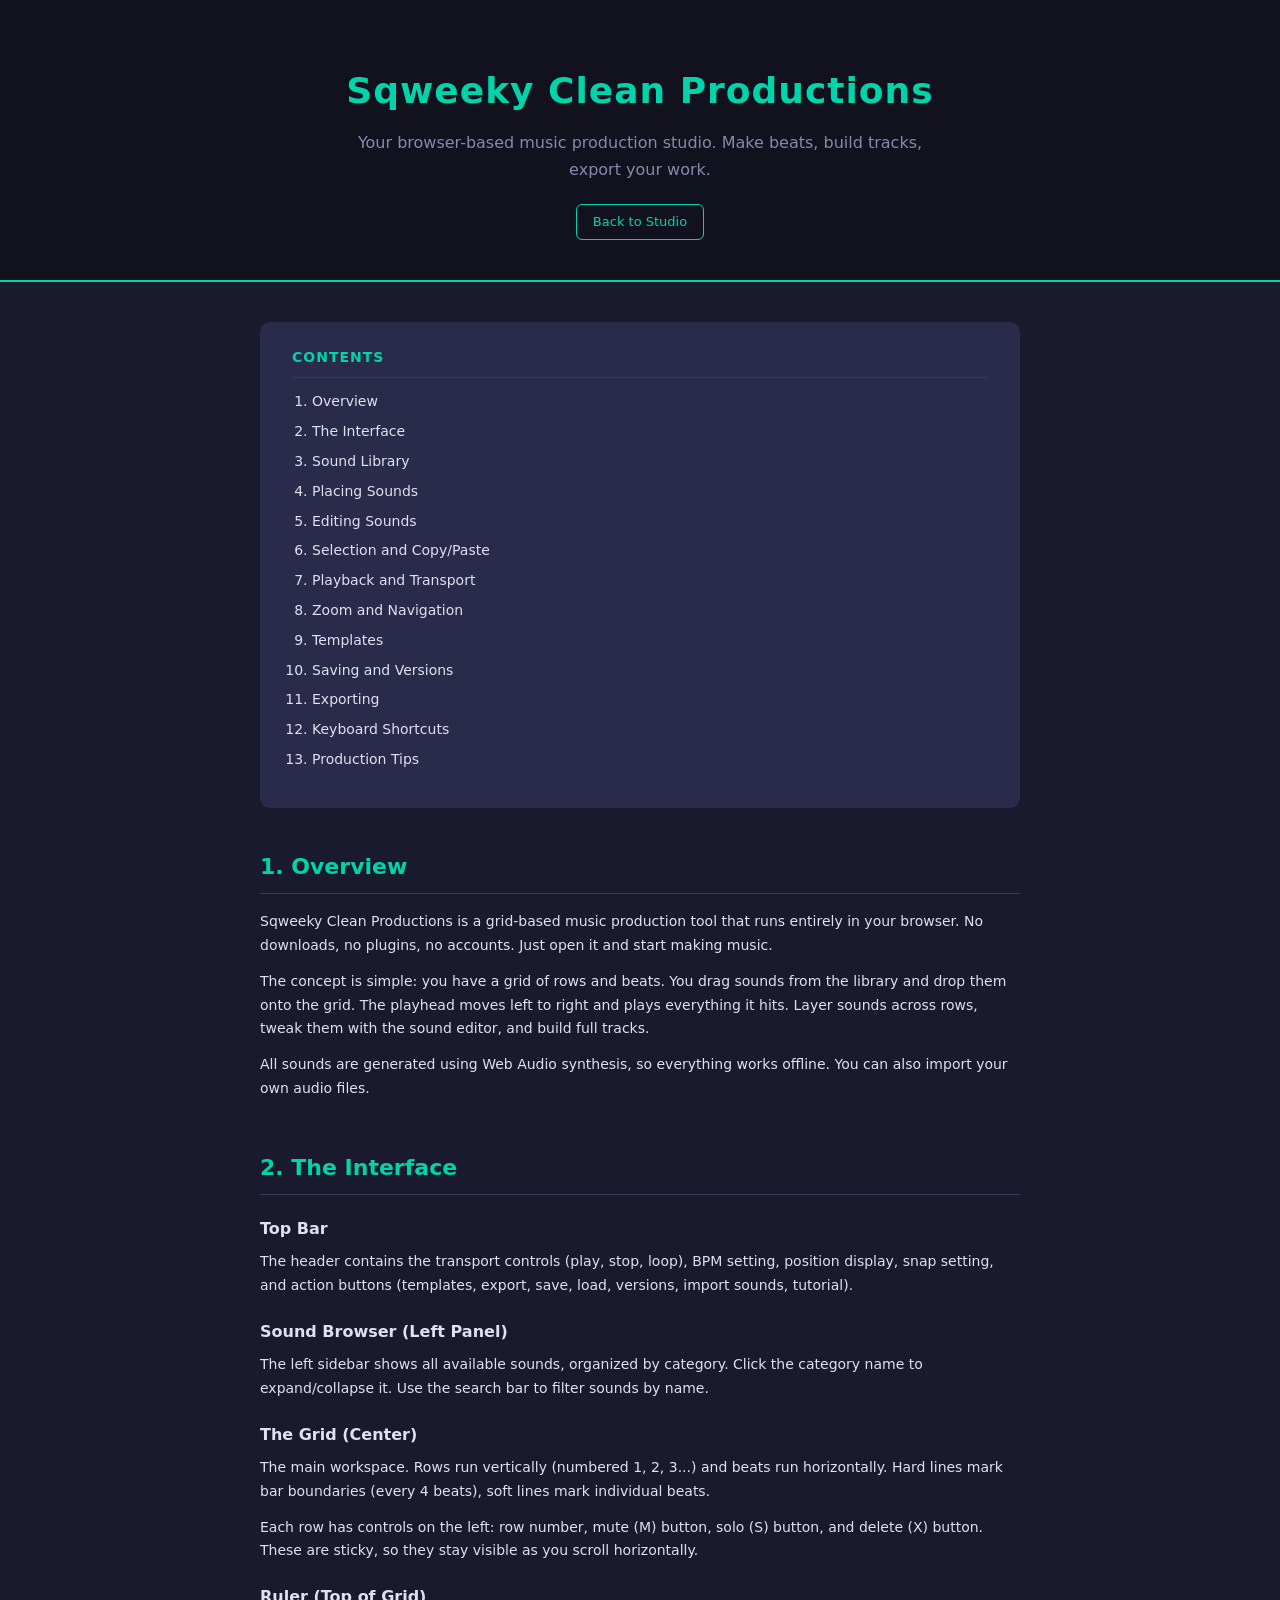
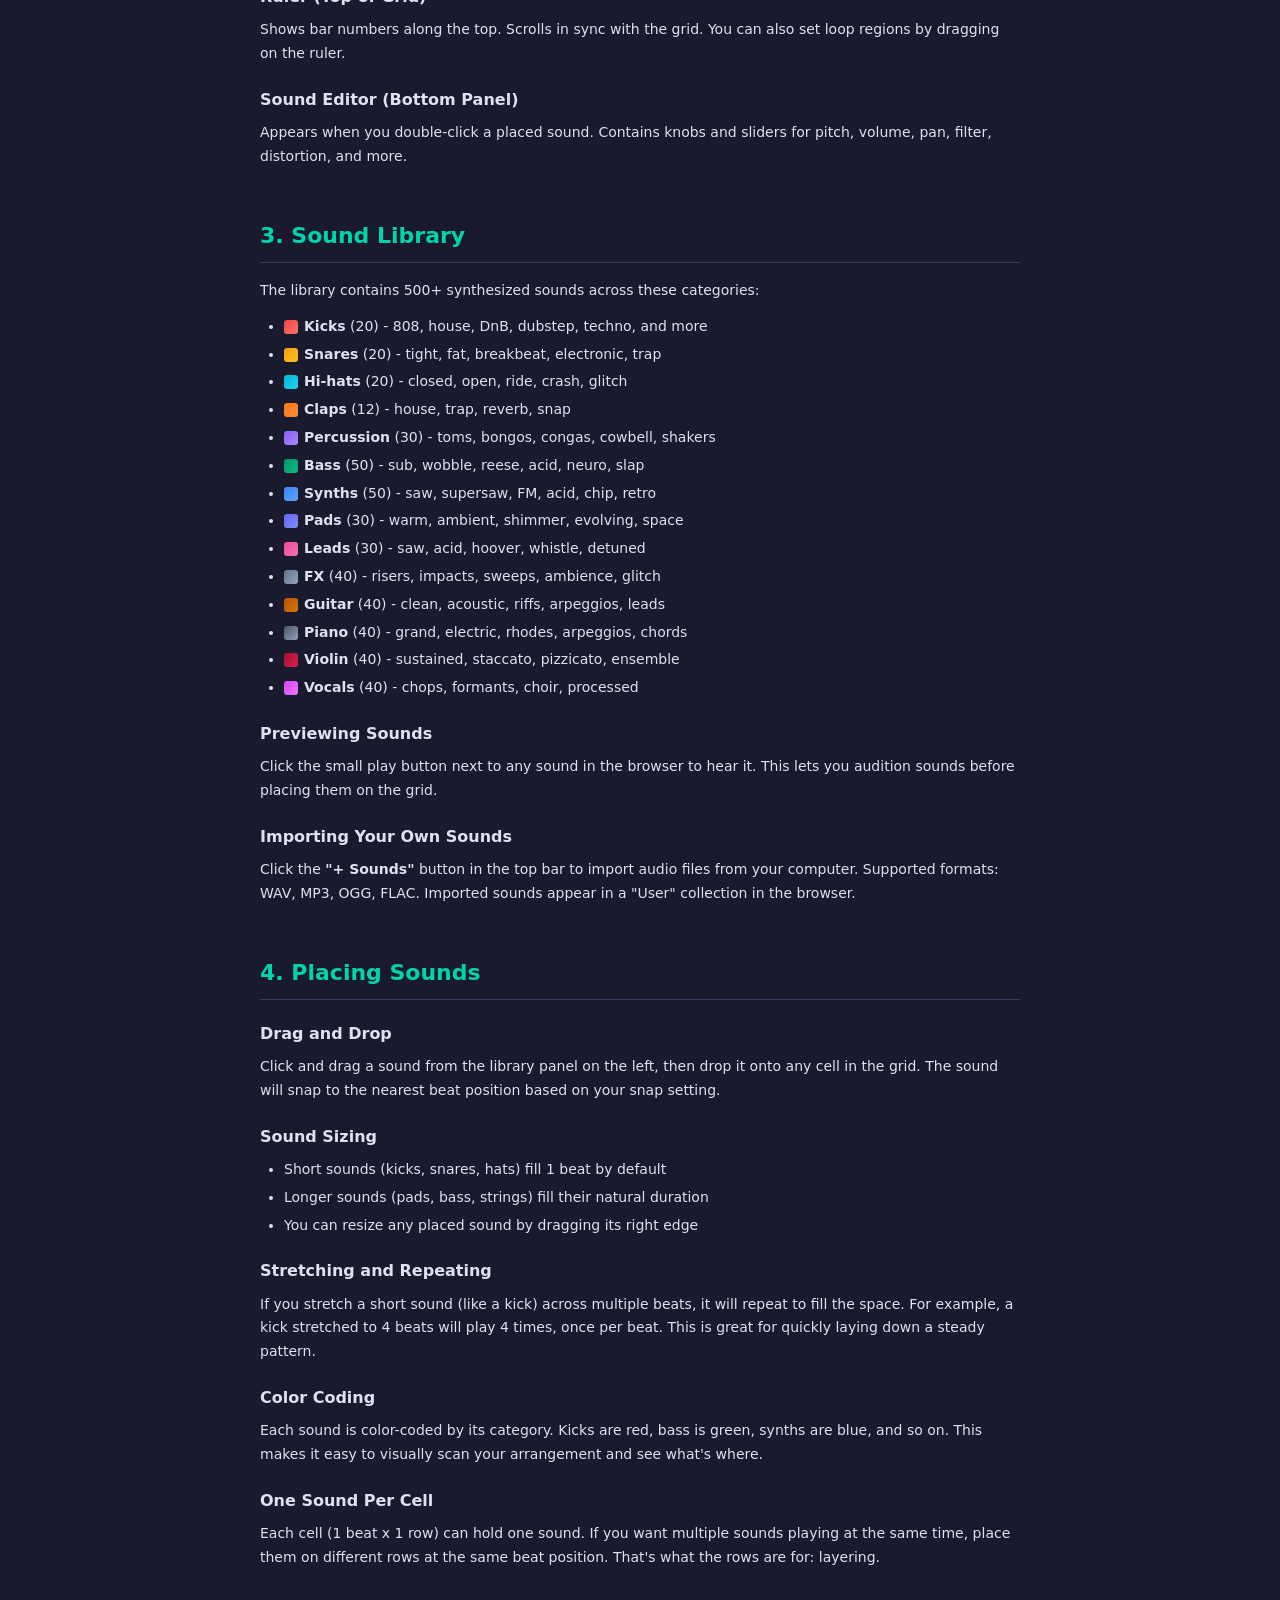
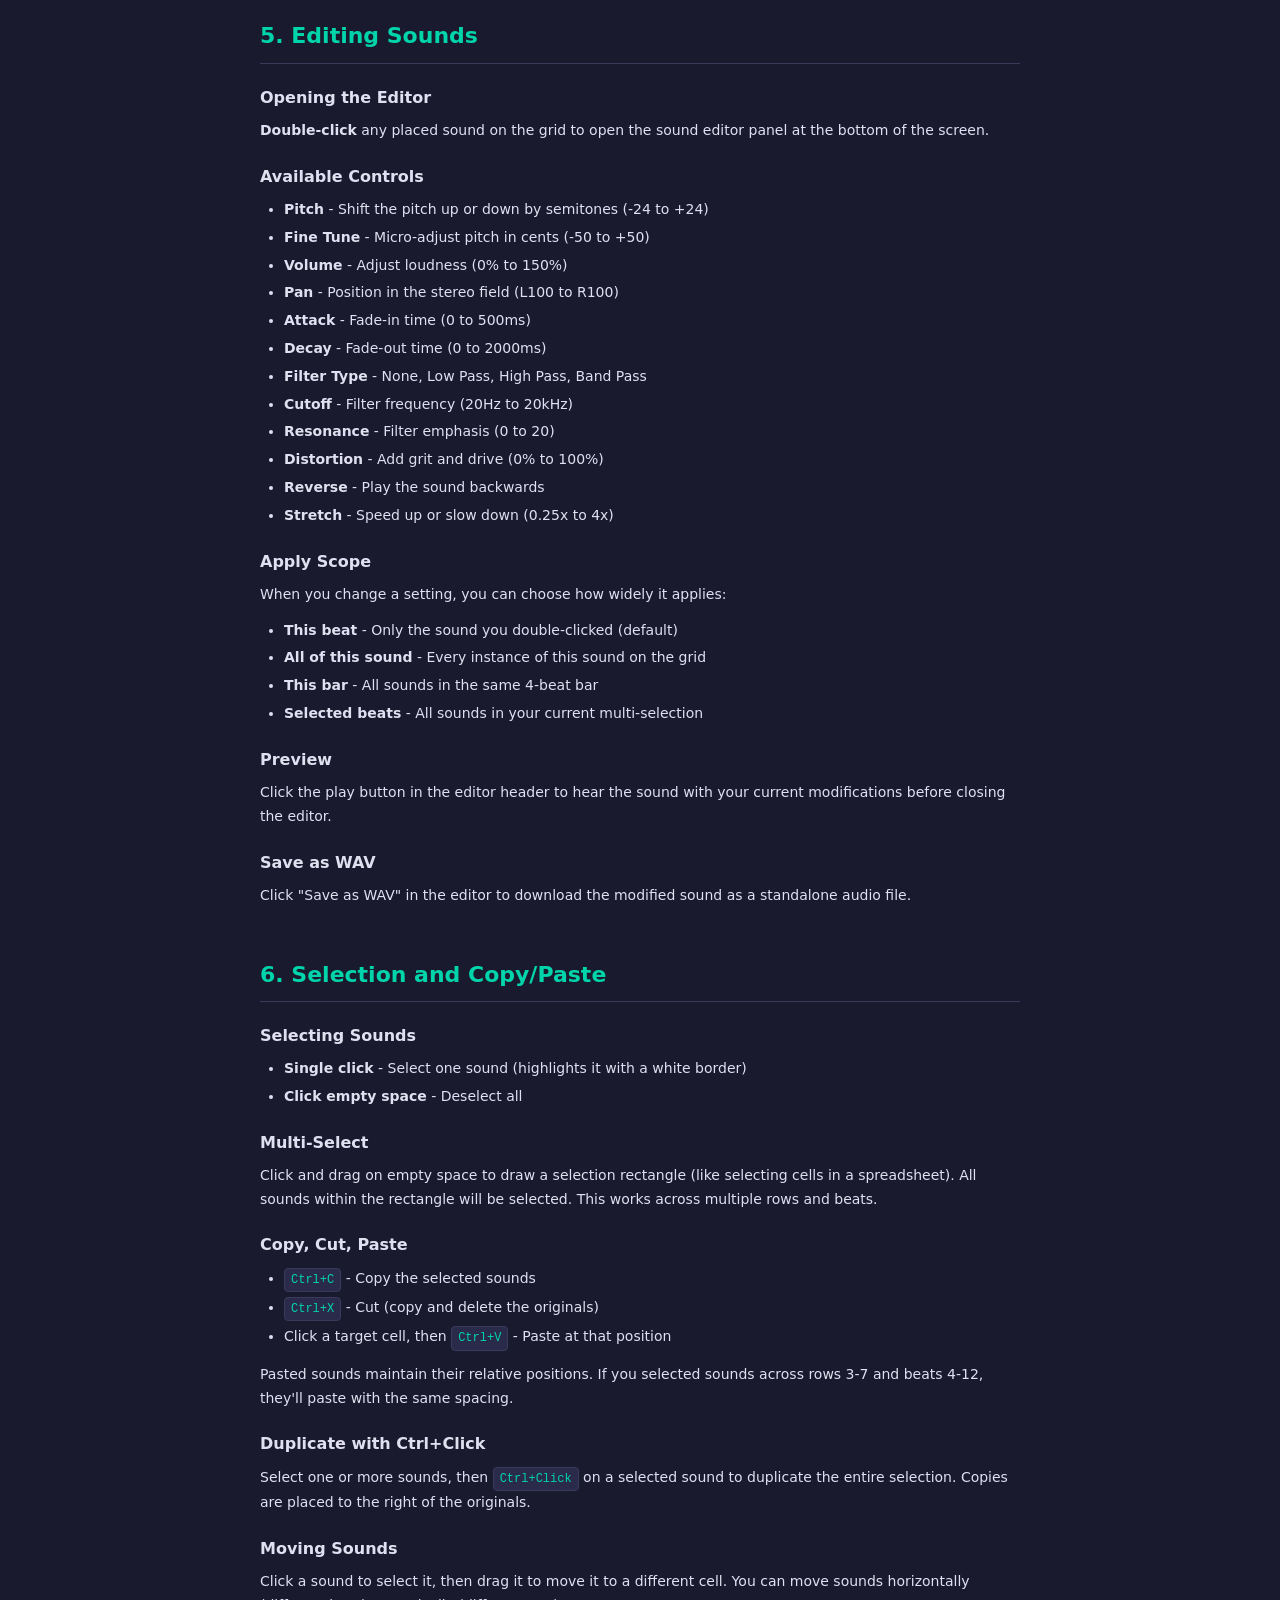
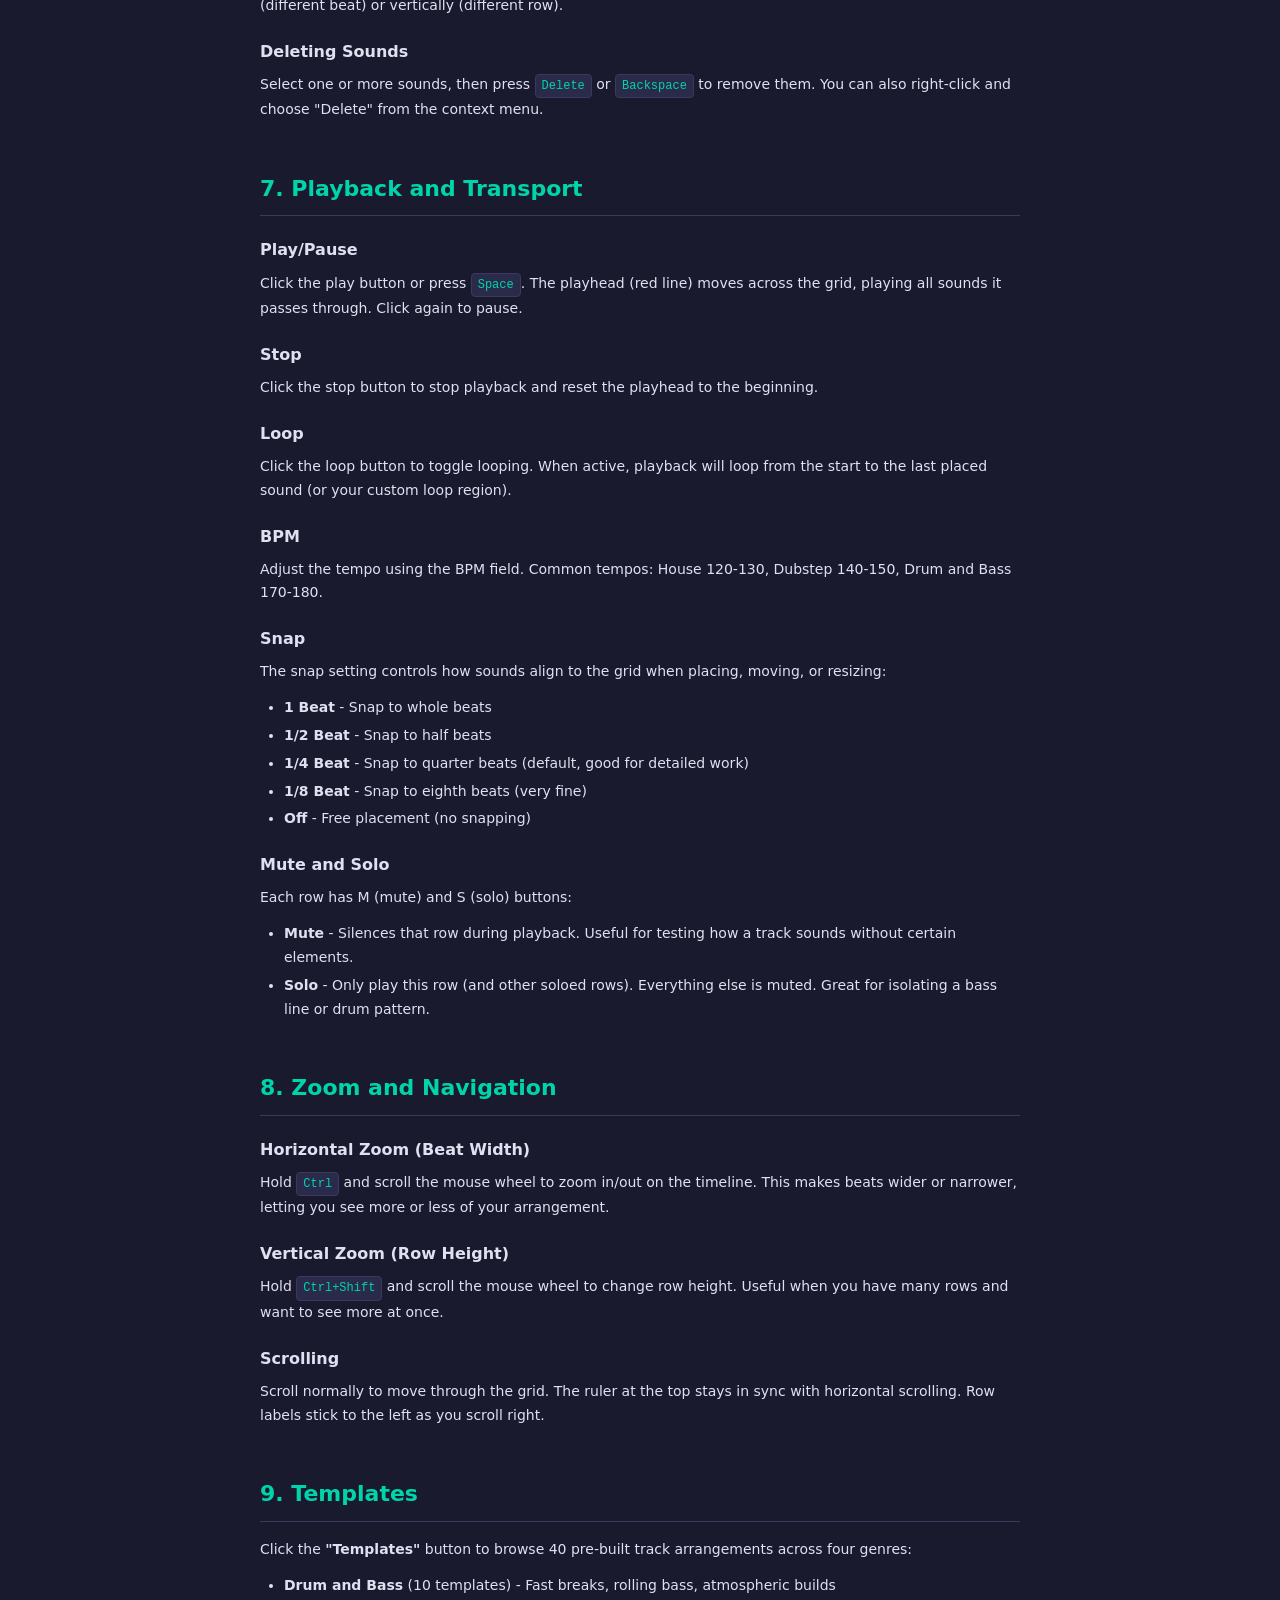
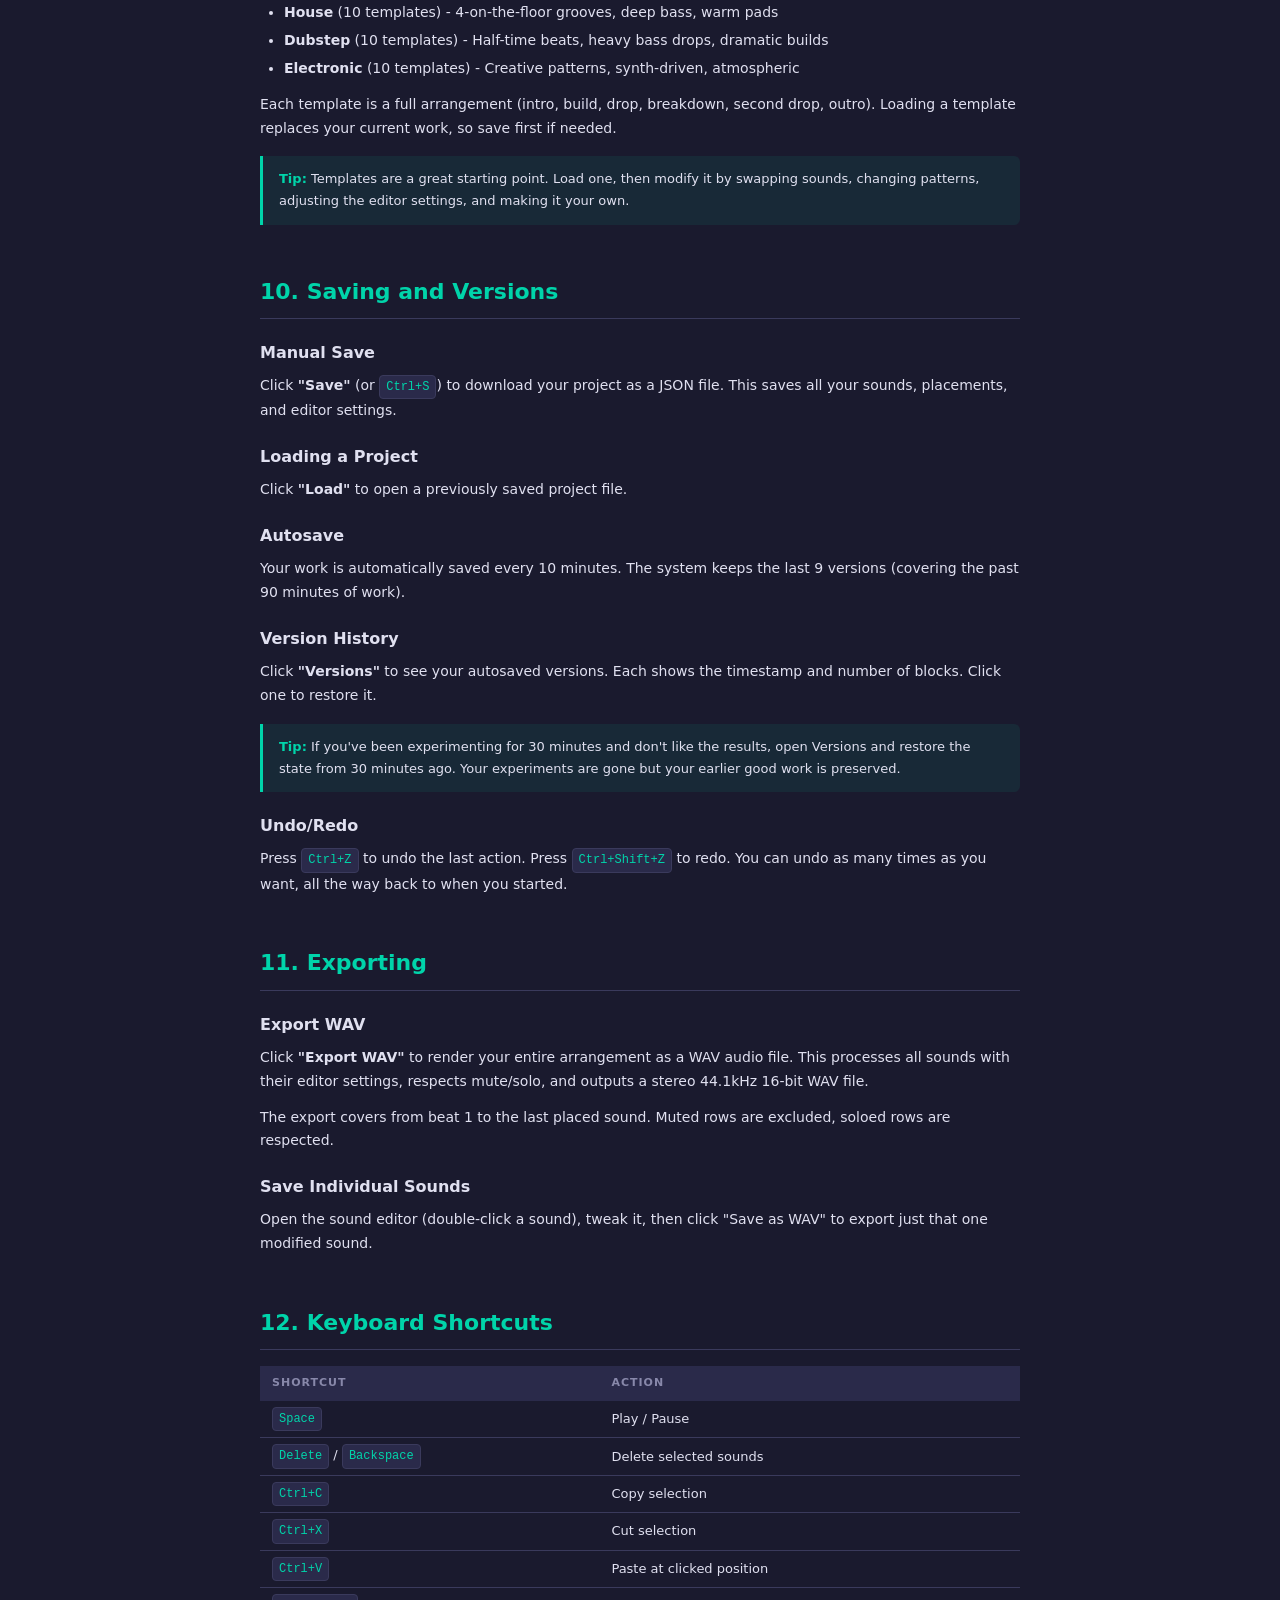
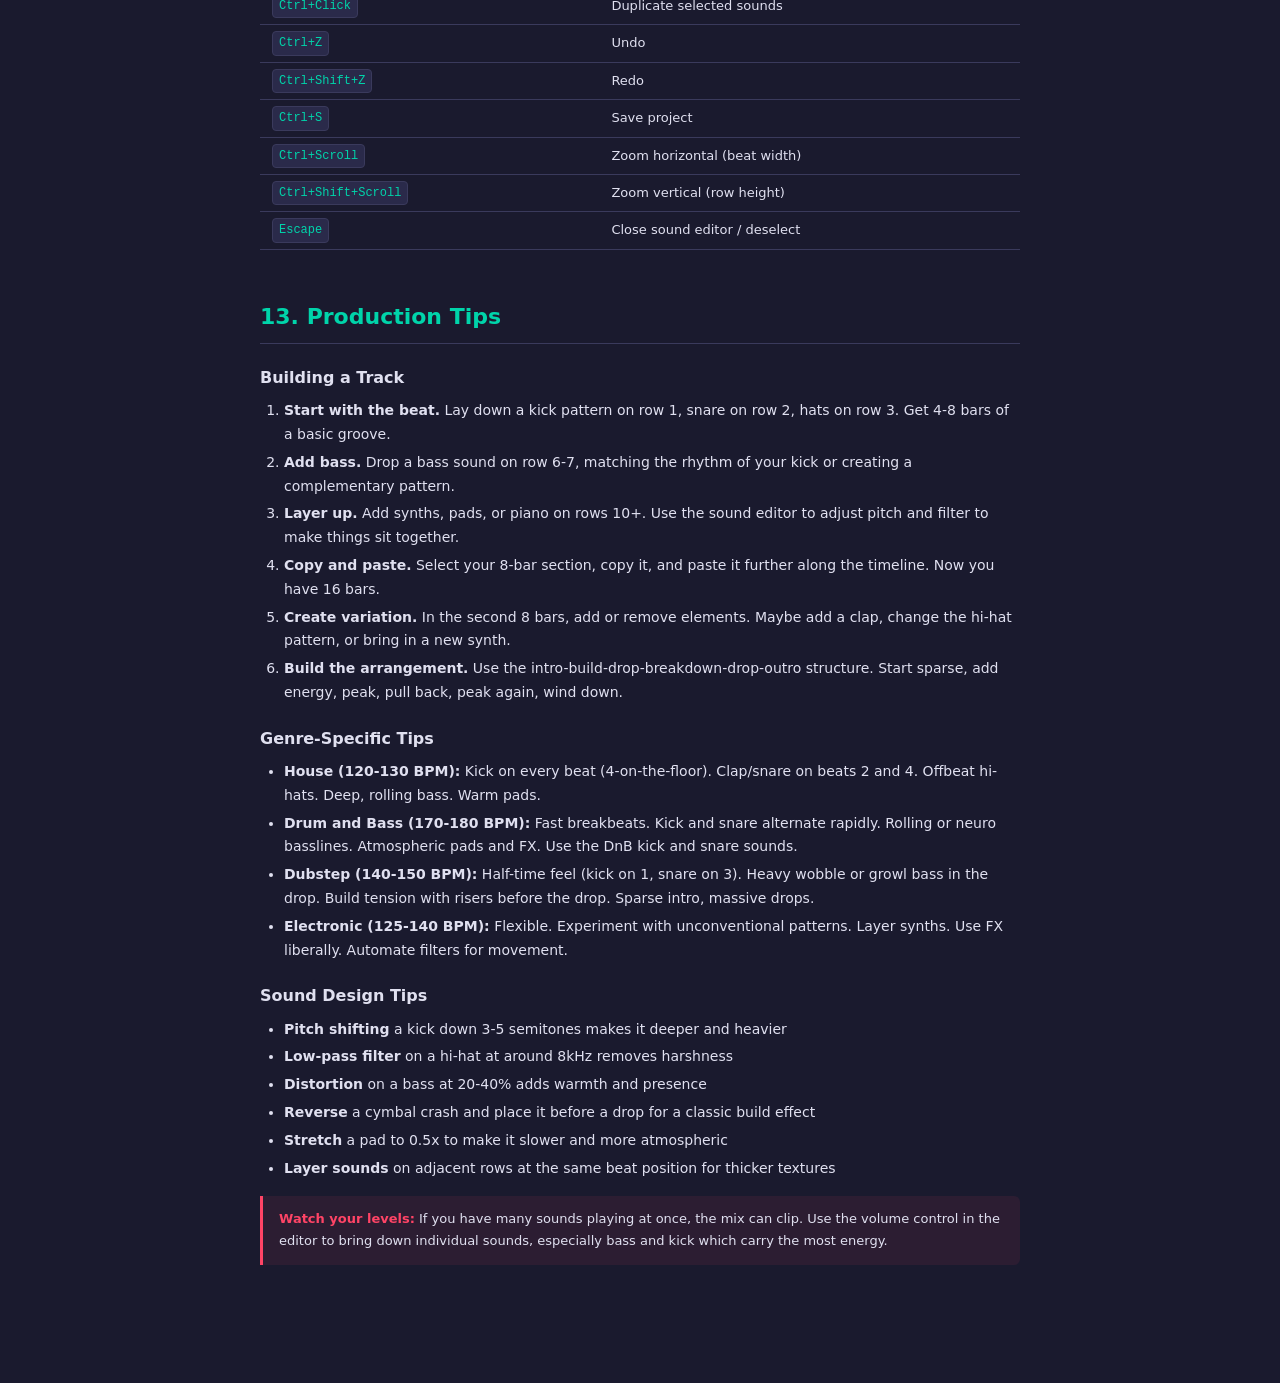
<file: tutorial.html>
<!DOCTYPE html>
<html lang="en">
<head>
  <meta charset="UTF-8">
  <meta name="viewport" content="width=device-width, initial-scale=1.0">
  <title>Sqweeky Clean Productions - Tutorial</title>
  <link rel="icon" type="image/svg+xml" href="favicon.svg">
  <style>
    * { margin: 0; padding: 0; box-sizing: border-box; }
    :root {
      --bg: #1a1a2e;
      --bg-dark: #12121f;
      --surface: #2a2a4a;
      --border: #3a3a5c;
      --text: #e0e0f0;
      --text-dim: #8888aa;
      --accent: #00d4aa;
    }
    body {
      font-family: 'Inter', -apple-system, system-ui, sans-serif;
      background: var(--bg);
      color: var(--text);
      line-height: 1.7;
      padding: 0;
    }
    .hero {
      background: var(--bg-dark);
      border-bottom: 2px solid var(--accent);
      padding: 60px 20px 40px;
      text-align: center;
    }
    .hero h1 {
      font-size: 36px;
      color: var(--accent);
      margin-bottom: 8px;
      letter-spacing: 1px;
    }
    .hero p {
      color: var(--text-dim);
      font-size: 16px;
      max-width: 600px;
      margin: 0 auto;
    }
    .back-link {
      display: inline-block;
      margin-top: 20px;
      color: var(--accent);
      text-decoration: none;
      font-size: 13px;
      border: 1px solid var(--accent);
      padding: 6px 16px;
      border-radius: 6px;
      transition: background 0.2s;
    }
    .back-link:hover { background: rgba(0,212,170,0.1); }
    .container {
      max-width: 800px;
      margin: 0 auto;
      padding: 40px 20px 80px;
    }
    .toc {
      background: var(--surface);
      border-radius: 10px;
      padding: 24px 32px;
      margin-bottom: 40px;
    }
    .toc h2 {
      font-size: 14px;
      text-transform: uppercase;
      letter-spacing: 1px;
      color: var(--accent);
      margin-bottom: 12px;
    }
    .toc ol {
      list-style: decimal;
      padding-left: 20px;
    }
    .toc li {
      margin: 6px 0;
    }
    .toc a {
      color: var(--text);
      text-decoration: none;
      font-size: 14px;
    }
    .toc a:hover { color: var(--accent); }
    section {
      margin-bottom: 48px;
    }
    h2 {
      font-size: 22px;
      color: var(--accent);
      margin-bottom: 16px;
      padding-bottom: 8px;
      border-bottom: 1px solid var(--border);
    }
    h3 {
      font-size: 16px;
      color: var(--text);
      margin: 20px 0 8px;
    }
    p {
      font-size: 14px;
      margin-bottom: 12px;
      color: var(--text);
    }
    .dim { color: var(--text-dim); }
    ul, ol {
      padding-left: 24px;
      margin-bottom: 12px;
    }
    li {
      font-size: 14px;
      margin: 4px 0;
    }
    .kbd {
      display: inline-block;
      background: var(--surface);
      border: 1px solid var(--border);
      border-radius: 4px;
      padding: 1px 6px;
      font-family: monospace;
      font-size: 12px;
      color: var(--accent);
    }
    .tip {
      background: rgba(0,212,170,0.08);
      border-left: 3px solid var(--accent);
      padding: 12px 16px;
      border-radius: 0 6px 6px 0;
      margin: 16px 0;
      font-size: 13px;
    }
    .tip strong { color: var(--accent); }
    .warning {
      background: rgba(255,68,102,0.08);
      border-left: 3px solid #ff4466;
      padding: 12px 16px;
      border-radius: 0 6px 6px 0;
      margin: 16px 0;
      font-size: 13px;
    }
    .warning strong { color: #ff4466; }
    .shortcut-table {
      width: 100%;
      border-collapse: collapse;
      margin: 12px 0;
    }
    .shortcut-table th {
      text-align: left;
      padding: 8px 12px;
      background: var(--surface);
      font-size: 11px;
      text-transform: uppercase;
      letter-spacing: 1px;
      color: var(--text-dim);
    }
    .shortcut-table td {
      padding: 6px 12px;
      border-bottom: 1px solid var(--border);
      font-size: 13px;
    }
    .color-swatch {
      display: inline-block;
      width: 14px;
      height: 14px;
      border-radius: 3px;
      vertical-align: middle;
      margin-right: 6px;
    }
  </style>
</head>
<body>

<div class="hero">
  <h1>Sqweeky Clean Productions</h1>
  <p>Your browser-based music production studio. Make beats, build tracks, export your work.</p>
  <a href="index.html" class="back-link">Back to Studio</a>
</div>

<div class="container">

  <div class="toc">
    <h2>Contents</h2>
    <ol>
      <li><a href="#overview">Overview</a></li>
      <li><a href="#interface">The Interface</a></li>
      <li><a href="#sounds">Sound Library</a></li>
      <li><a href="#placing">Placing Sounds</a></li>
      <li><a href="#editing">Editing Sounds</a></li>
      <li><a href="#selection">Selection and Copy/Paste</a></li>
      <li><a href="#transport">Playback and Transport</a></li>
      <li><a href="#zoom">Zoom and Navigation</a></li>
      <li><a href="#templates">Templates</a></li>
      <li><a href="#saving">Saving and Versions</a></li>
      <li><a href="#export">Exporting</a></li>
      <li><a href="#shortcuts">Keyboard Shortcuts</a></li>
      <li><a href="#tips">Production Tips</a></li>
    </ol>
  </div>

  <section id="overview">
    <h2>1. Overview</h2>
    <p>Sqweeky Clean Productions is a grid-based music production tool that runs entirely in your browser. No downloads, no plugins, no accounts. Just open it and start making music.</p>
    <p>The concept is simple: you have a grid of rows and beats. You drag sounds from the library and drop them onto the grid. The playhead moves left to right and plays everything it hits. Layer sounds across rows, tweak them with the sound editor, and build full tracks.</p>
    <p>All sounds are generated using Web Audio synthesis, so everything works offline. You can also import your own audio files.</p>
  </section>

  <section id="interface">
    <h2>2. The Interface</h2>

    <h3>Top Bar</h3>
    <p>The header contains the transport controls (play, stop, loop), BPM setting, position display, snap setting, and action buttons (templates, export, save, load, versions, import sounds, tutorial).</p>

    <h3>Sound Browser (Left Panel)</h3>
    <p>The left sidebar shows all available sounds, organized by category. Click the category name to expand/collapse it. Use the search bar to filter sounds by name.</p>

    <h3>The Grid (Center)</h3>
    <p>The main workspace. Rows run vertically (numbered 1, 2, 3...) and beats run horizontally. Hard lines mark bar boundaries (every 4 beats), soft lines mark individual beats.</p>
    <p>Each row has controls on the left: row number, mute (M) button, solo (S) button, and delete (X) button. These are sticky, so they stay visible as you scroll horizontally.</p>

    <h3>Ruler (Top of Grid)</h3>
    <p>Shows bar numbers along the top. Scrolls in sync with the grid. You can also set loop regions by dragging on the ruler.</p>

    <h3>Sound Editor (Bottom Panel)</h3>
    <p>Appears when you double-click a placed sound. Contains knobs and sliders for pitch, volume, pan, filter, distortion, and more.</p>
  </section>

  <section id="sounds">
    <h2>3. Sound Library</h2>
    <p>The library contains 500+ synthesized sounds across these categories:</p>
    <ul>
      <li><span class="color-swatch" style="background:linear-gradient(135deg,#ef4444,#f87171)"></span><strong>Kicks</strong> (20) - 808, house, DnB, dubstep, techno, and more</li>
      <li><span class="color-swatch" style="background:linear-gradient(135deg,#f59e0b,#fbbf24)"></span><strong>Snares</strong> (20) - tight, fat, breakbeat, electronic, trap</li>
      <li><span class="color-swatch" style="background:linear-gradient(135deg,#06b6d4,#22d3ee)"></span><strong>Hi-hats</strong> (20) - closed, open, ride, crash, glitch</li>
      <li><span class="color-swatch" style="background:linear-gradient(135deg,#f97316,#fb923c)"></span><strong>Claps</strong> (12) - house, trap, reverb, snap</li>
      <li><span class="color-swatch" style="background:linear-gradient(135deg,#8b5cf6,#a78bfa)"></span><strong>Percussion</strong> (30) - toms, bongos, congas, cowbell, shakers</li>
      <li><span class="color-swatch" style="background:linear-gradient(135deg,#059669,#10b981)"></span><strong>Bass</strong> (50) - sub, wobble, reese, acid, neuro, slap</li>
      <li><span class="color-swatch" style="background:linear-gradient(135deg,#3b82f6,#60a5fa)"></span><strong>Synths</strong> (50) - saw, supersaw, FM, acid, chip, retro</li>
      <li><span class="color-swatch" style="background:linear-gradient(135deg,#6366f1,#818cf8)"></span><strong>Pads</strong> (30) - warm, ambient, shimmer, evolving, space</li>
      <li><span class="color-swatch" style="background:linear-gradient(135deg,#ec4899,#f472b6)"></span><strong>Leads</strong> (30) - saw, acid, hoover, whistle, detuned</li>
      <li><span class="color-swatch" style="background:linear-gradient(135deg,#64748b,#94a3b8)"></span><strong>FX</strong> (40) - risers, impacts, sweeps, ambience, glitch</li>
      <li><span class="color-swatch" style="background:linear-gradient(135deg,#b45309,#d97706)"></span><strong>Guitar</strong> (40) - clean, acoustic, riffs, arpeggios, leads</li>
      <li><span class="color-swatch" style="background:linear-gradient(135deg,#475569,#94a3b8)"></span><strong>Piano</strong> (40) - grand, electric, rhodes, arpeggios, chords</li>
      <li><span class="color-swatch" style="background:linear-gradient(135deg,#9f1239,#e11d48)"></span><strong>Violin</strong> (40) - sustained, staccato, pizzicato, ensemble</li>
      <li><span class="color-swatch" style="background:linear-gradient(135deg,#d946ef,#e879f9)"></span><strong>Vocals</strong> (40) - chops, formants, choir, processed</li>
    </ul>

    <h3>Previewing Sounds</h3>
    <p>Click the small play button next to any sound in the browser to hear it. This lets you audition sounds before placing them on the grid.</p>

    <h3>Importing Your Own Sounds</h3>
    <p>Click the <strong>"+ Sounds"</strong> button in the top bar to import audio files from your computer. Supported formats: WAV, MP3, OGG, FLAC. Imported sounds appear in a "User" collection in the browser.</p>
  </section>

  <section id="placing">
    <h2>4. Placing Sounds</h2>

    <h3>Drag and Drop</h3>
    <p>Click and drag a sound from the library panel on the left, then drop it onto any cell in the grid. The sound will snap to the nearest beat position based on your snap setting.</p>

    <h3>Sound Sizing</h3>
    <ul>
      <li>Short sounds (kicks, snares, hats) fill 1 beat by default</li>
      <li>Longer sounds (pads, bass, strings) fill their natural duration</li>
      <li>You can resize any placed sound by dragging its right edge</li>
    </ul>

    <h3>Stretching and Repeating</h3>
    <p>If you stretch a short sound (like a kick) across multiple beats, it will repeat to fill the space. For example, a kick stretched to 4 beats will play 4 times, once per beat. This is great for quickly laying down a steady pattern.</p>

    <h3>Color Coding</h3>
    <p>Each sound is color-coded by its category. Kicks are red, bass is green, synths are blue, and so on. This makes it easy to visually scan your arrangement and see what's where.</p>

    <h3>One Sound Per Cell</h3>
    <p>Each cell (1 beat x 1 row) can hold one sound. If you want multiple sounds playing at the same time, place them on different rows at the same beat position. That's what the rows are for: layering.</p>
  </section>

  <section id="editing">
    <h2>5. Editing Sounds</h2>

    <h3>Opening the Editor</h3>
    <p><strong>Double-click</strong> any placed sound on the grid to open the sound editor panel at the bottom of the screen.</p>

    <h3>Available Controls</h3>
    <ul>
      <li><strong>Pitch</strong> - Shift the pitch up or down by semitones (-24 to +24)</li>
      <li><strong>Fine Tune</strong> - Micro-adjust pitch in cents (-50 to +50)</li>
      <li><strong>Volume</strong> - Adjust loudness (0% to 150%)</li>
      <li><strong>Pan</strong> - Position in the stereo field (L100 to R100)</li>
      <li><strong>Attack</strong> - Fade-in time (0 to 500ms)</li>
      <li><strong>Decay</strong> - Fade-out time (0 to 2000ms)</li>
      <li><strong>Filter Type</strong> - None, Low Pass, High Pass, Band Pass</li>
      <li><strong>Cutoff</strong> - Filter frequency (20Hz to 20kHz)</li>
      <li><strong>Resonance</strong> - Filter emphasis (0 to 20)</li>
      <li><strong>Distortion</strong> - Add grit and drive (0% to 100%)</li>
      <li><strong>Reverse</strong> - Play the sound backwards</li>
      <li><strong>Stretch</strong> - Speed up or slow down (0.25x to 4x)</li>
    </ul>

    <h3>Apply Scope</h3>
    <p>When you change a setting, you can choose how widely it applies:</p>
    <ul>
      <li><strong>This beat</strong> - Only the sound you double-clicked (default)</li>
      <li><strong>All of this sound</strong> - Every instance of this sound on the grid</li>
      <li><strong>This bar</strong> - All sounds in the same 4-beat bar</li>
      <li><strong>Selected beats</strong> - All sounds in your current multi-selection</li>
    </ul>

    <h3>Preview</h3>
    <p>Click the play button in the editor header to hear the sound with your current modifications before closing the editor.</p>

    <h3>Save as WAV</h3>
    <p>Click "Save as WAV" in the editor to download the modified sound as a standalone audio file.</p>
  </section>

  <section id="selection">
    <h2>6. Selection and Copy/Paste</h2>

    <h3>Selecting Sounds</h3>
    <ul>
      <li><strong>Single click</strong> - Select one sound (highlights it with a white border)</li>
      <li><strong>Click empty space</strong> - Deselect all</li>
    </ul>

    <h3>Multi-Select</h3>
    <p>Click and drag on empty space to draw a selection rectangle (like selecting cells in a spreadsheet). All sounds within the rectangle will be selected. This works across multiple rows and beats.</p>

    <h3>Copy, Cut, Paste</h3>
    <ul>
      <li><span class="kbd">Ctrl+C</span> - Copy the selected sounds</li>
      <li><span class="kbd">Ctrl+X</span> - Cut (copy and delete the originals)</li>
      <li>Click a target cell, then <span class="kbd">Ctrl+V</span> - Paste at that position</li>
    </ul>
    <p>Pasted sounds maintain their relative positions. If you selected sounds across rows 3-7 and beats 4-12, they'll paste with the same spacing.</p>

    <h3>Duplicate with Ctrl+Click</h3>
    <p>Select one or more sounds, then <span class="kbd">Ctrl+Click</span> on a selected sound to duplicate the entire selection. Copies are placed to the right of the originals.</p>

    <h3>Moving Sounds</h3>
    <p>Click a sound to select it, then drag it to move it to a different cell. You can move sounds horizontally (different beat) or vertically (different row).</p>

    <h3>Deleting Sounds</h3>
    <p>Select one or more sounds, then press <span class="kbd">Delete</span> or <span class="kbd">Backspace</span> to remove them. You can also right-click and choose "Delete" from the context menu.</p>
  </section>

  <section id="transport">
    <h2>7. Playback and Transport</h2>

    <h3>Play/Pause</h3>
    <p>Click the play button or press <span class="kbd">Space</span>. The playhead (red line) moves across the grid, playing all sounds it passes through. Click again to pause.</p>

    <h3>Stop</h3>
    <p>Click the stop button to stop playback and reset the playhead to the beginning.</p>

    <h3>Loop</h3>
    <p>Click the loop button to toggle looping. When active, playback will loop from the start to the last placed sound (or your custom loop region).</p>

    <h3>BPM</h3>
    <p>Adjust the tempo using the BPM field. Common tempos: House 120-130, Dubstep 140-150, Drum and Bass 170-180.</p>

    <h3>Snap</h3>
    <p>The snap setting controls how sounds align to the grid when placing, moving, or resizing:</p>
    <ul>
      <li><strong>1 Beat</strong> - Snap to whole beats</li>
      <li><strong>1/2 Beat</strong> - Snap to half beats</li>
      <li><strong>1/4 Beat</strong> - Snap to quarter beats (default, good for detailed work)</li>
      <li><strong>1/8 Beat</strong> - Snap to eighth beats (very fine)</li>
      <li><strong>Off</strong> - Free placement (no snapping)</li>
    </ul>

    <h3>Mute and Solo</h3>
    <p>Each row has M (mute) and S (solo) buttons:</p>
    <ul>
      <li><strong>Mute</strong> - Silences that row during playback. Useful for testing how a track sounds without certain elements.</li>
      <li><strong>Solo</strong> - Only play this row (and other soloed rows). Everything else is muted. Great for isolating a bass line or drum pattern.</li>
    </ul>
  </section>

  <section id="zoom">
    <h2>8. Zoom and Navigation</h2>

    <h3>Horizontal Zoom (Beat Width)</h3>
    <p>Hold <span class="kbd">Ctrl</span> and scroll the mouse wheel to zoom in/out on the timeline. This makes beats wider or narrower, letting you see more or less of your arrangement.</p>

    <h3>Vertical Zoom (Row Height)</h3>
    <p>Hold <span class="kbd">Ctrl+Shift</span> and scroll the mouse wheel to change row height. Useful when you have many rows and want to see more at once.</p>

    <h3>Scrolling</h3>
    <p>Scroll normally to move through the grid. The ruler at the top stays in sync with horizontal scrolling. Row labels stick to the left as you scroll right.</p>
  </section>

  <section id="templates">
    <h2>9. Templates</h2>
    <p>Click the <strong>"Templates"</strong> button to browse 40 pre-built track arrangements across four genres:</p>
    <ul>
      <li><strong>Drum and Bass</strong> (10 templates) - Fast breaks, rolling bass, atmospheric builds</li>
      <li><strong>House</strong> (10 templates) - 4-on-the-floor grooves, deep bass, warm pads</li>
      <li><strong>Dubstep</strong> (10 templates) - Half-time beats, heavy bass drops, dramatic builds</li>
      <li><strong>Electronic</strong> (10 templates) - Creative patterns, synth-driven, atmospheric</li>
    </ul>
    <p>Each template is a full arrangement (intro, build, drop, breakdown, second drop, outro). Loading a template replaces your current work, so save first if needed.</p>

    <div class="tip">
      <strong>Tip:</strong> Templates are a great starting point. Load one, then modify it by swapping sounds, changing patterns, adjusting the editor settings, and making it your own.
    </div>
  </section>

  <section id="saving">
    <h2>10. Saving and Versions</h2>

    <h3>Manual Save</h3>
    <p>Click <strong>"Save"</strong> (or <span class="kbd">Ctrl+S</span>) to download your project as a JSON file. This saves all your sounds, placements, and editor settings.</p>

    <h3>Loading a Project</h3>
    <p>Click <strong>"Load"</strong> to open a previously saved project file.</p>

    <h3>Autosave</h3>
    <p>Your work is automatically saved every 10 minutes. The system keeps the last 9 versions (covering the past 90 minutes of work).</p>

    <h3>Version History</h3>
    <p>Click <strong>"Versions"</strong> to see your autosaved versions. Each shows the timestamp and number of blocks. Click one to restore it.</p>

    <div class="tip">
      <strong>Tip:</strong> If you've been experimenting for 30 minutes and don't like the results, open Versions and restore the state from 30 minutes ago. Your experiments are gone but your earlier good work is preserved.
    </div>

    <h3>Undo/Redo</h3>
    <p>Press <span class="kbd">Ctrl+Z</span> to undo the last action. Press <span class="kbd">Ctrl+Shift+Z</span> to redo. You can undo as many times as you want, all the way back to when you started.</p>
  </section>

  <section id="export">
    <h2>11. Exporting</h2>

    <h3>Export WAV</h3>
    <p>Click <strong>"Export WAV"</strong> to render your entire arrangement as a WAV audio file. This processes all sounds with their editor settings, respects mute/solo, and outputs a stereo 44.1kHz 16-bit WAV file.</p>
    <p>The export covers from beat 1 to the last placed sound. Muted rows are excluded, soloed rows are respected.</p>

    <h3>Save Individual Sounds</h3>
    <p>Open the sound editor (double-click a sound), tweak it, then click "Save as WAV" to export just that one modified sound.</p>
  </section>

  <section id="shortcuts">
    <h2>12. Keyboard Shortcuts</h2>
    <table class="shortcut-table">
      <tr><th>Shortcut</th><th>Action</th></tr>
      <tr><td><span class="kbd">Space</span></td><td>Play / Pause</td></tr>
      <tr><td><span class="kbd">Delete</span> / <span class="kbd">Backspace</span></td><td>Delete selected sounds</td></tr>
      <tr><td><span class="kbd">Ctrl+C</span></td><td>Copy selection</td></tr>
      <tr><td><span class="kbd">Ctrl+X</span></td><td>Cut selection</td></tr>
      <tr><td><span class="kbd">Ctrl+V</span></td><td>Paste at clicked position</td></tr>
      <tr><td><span class="kbd">Ctrl+Click</span></td><td>Duplicate selected sounds</td></tr>
      <tr><td><span class="kbd">Ctrl+Z</span></td><td>Undo</td></tr>
      <tr><td><span class="kbd">Ctrl+Shift+Z</span></td><td>Redo</td></tr>
      <tr><td><span class="kbd">Ctrl+S</span></td><td>Save project</td></tr>
      <tr><td><span class="kbd">Ctrl+Scroll</span></td><td>Zoom horizontal (beat width)</td></tr>
      <tr><td><span class="kbd">Ctrl+Shift+Scroll</span></td><td>Zoom vertical (row height)</td></tr>
      <tr><td><span class="kbd">Escape</span></td><td>Close sound editor / deselect</td></tr>
    </table>
  </section>

  <section id="tips">
    <h2>13. Production Tips</h2>

    <h3>Building a Track</h3>
    <ol>
      <li><strong>Start with the beat.</strong> Lay down a kick pattern on row 1, snare on row 2, hats on row 3. Get 4-8 bars of a basic groove.</li>
      <li><strong>Add bass.</strong> Drop a bass sound on row 6-7, matching the rhythm of your kick or creating a complementary pattern.</li>
      <li><strong>Layer up.</strong> Add synths, pads, or piano on rows 10+. Use the sound editor to adjust pitch and filter to make things sit together.</li>
      <li><strong>Copy and paste.</strong> Select your 8-bar section, copy it, and paste it further along the timeline. Now you have 16 bars.</li>
      <li><strong>Create variation.</strong> In the second 8 bars, add or remove elements. Maybe add a clap, change the hi-hat pattern, or bring in a new synth.</li>
      <li><strong>Build the arrangement.</strong> Use the intro-build-drop-breakdown-drop-outro structure. Start sparse, add energy, peak, pull back, peak again, wind down.</li>
    </ol>

    <h3>Genre-Specific Tips</h3>
    <ul>
      <li><strong>House (120-130 BPM):</strong> Kick on every beat (4-on-the-floor). Clap/snare on beats 2 and 4. Offbeat hi-hats. Deep, rolling bass. Warm pads.</li>
      <li><strong>Drum and Bass (170-180 BPM):</strong> Fast breakbeats. Kick and snare alternate rapidly. Rolling or neuro basslines. Atmospheric pads and FX. Use the DnB kick and snare sounds.</li>
      <li><strong>Dubstep (140-150 BPM):</strong> Half-time feel (kick on 1, snare on 3). Heavy wobble or growl bass in the drop. Build tension with risers before the drop. Sparse intro, massive drops.</li>
      <li><strong>Electronic (125-140 BPM):</strong> Flexible. Experiment with unconventional patterns. Layer synths. Use FX liberally. Automate filters for movement.</li>
    </ul>

    <h3>Sound Design Tips</h3>
    <ul>
      <li><strong>Pitch shifting</strong> a kick down 3-5 semitones makes it deeper and heavier</li>
      <li><strong>Low-pass filter</strong> on a hi-hat at around 8kHz removes harshness</li>
      <li><strong>Distortion</strong> on a bass at 20-40% adds warmth and presence</li>
      <li><strong>Reverse</strong> a cymbal crash and place it before a drop for a classic build effect</li>
      <li><strong>Stretch</strong> a pad to 0.5x to make it slower and more atmospheric</li>
      <li><strong>Layer sounds</strong> on adjacent rows at the same beat position for thicker textures</li>
    </ul>

    <div class="warning">
      <strong>Watch your levels:</strong> If you have many sounds playing at once, the mix can clip. Use the volume control in the editor to bring down individual sounds, especially bass and kick which carry the most energy.
    </div>
  </section>

</div>

</body>
</html>
</file>
